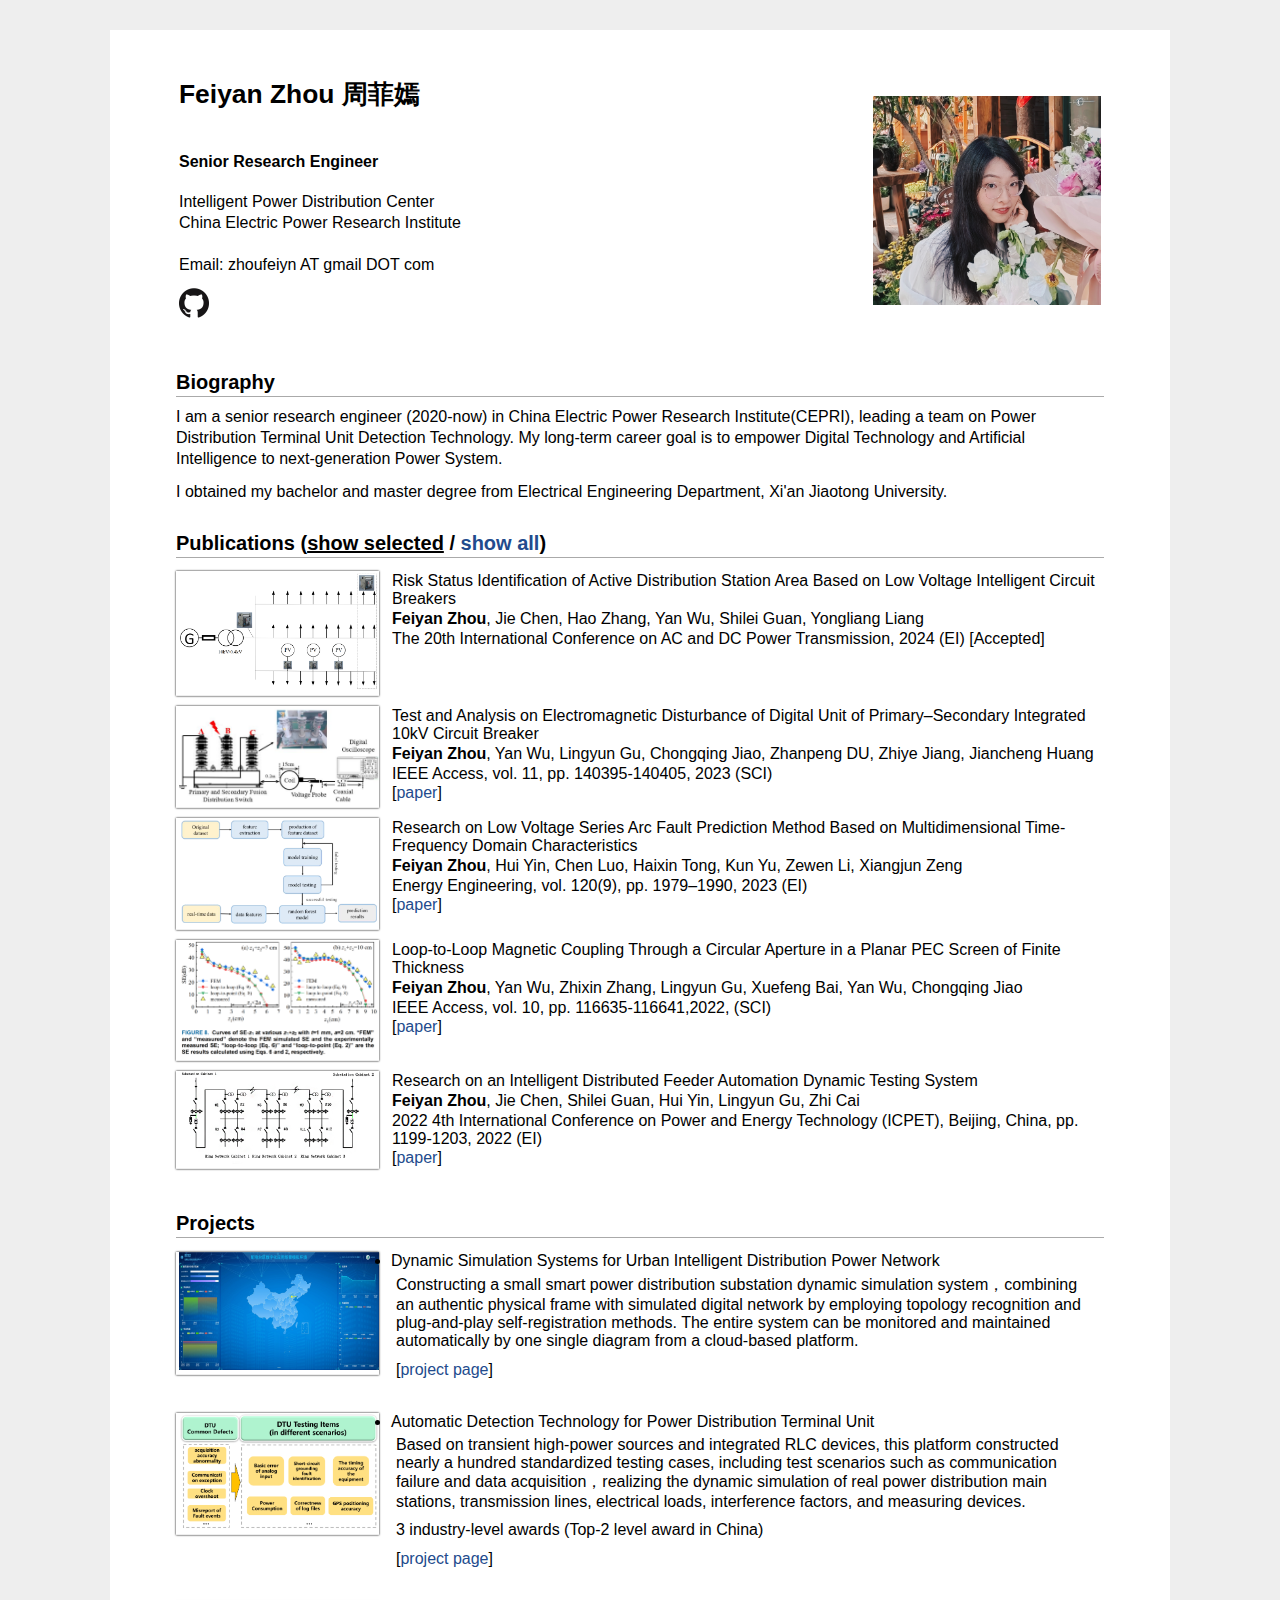
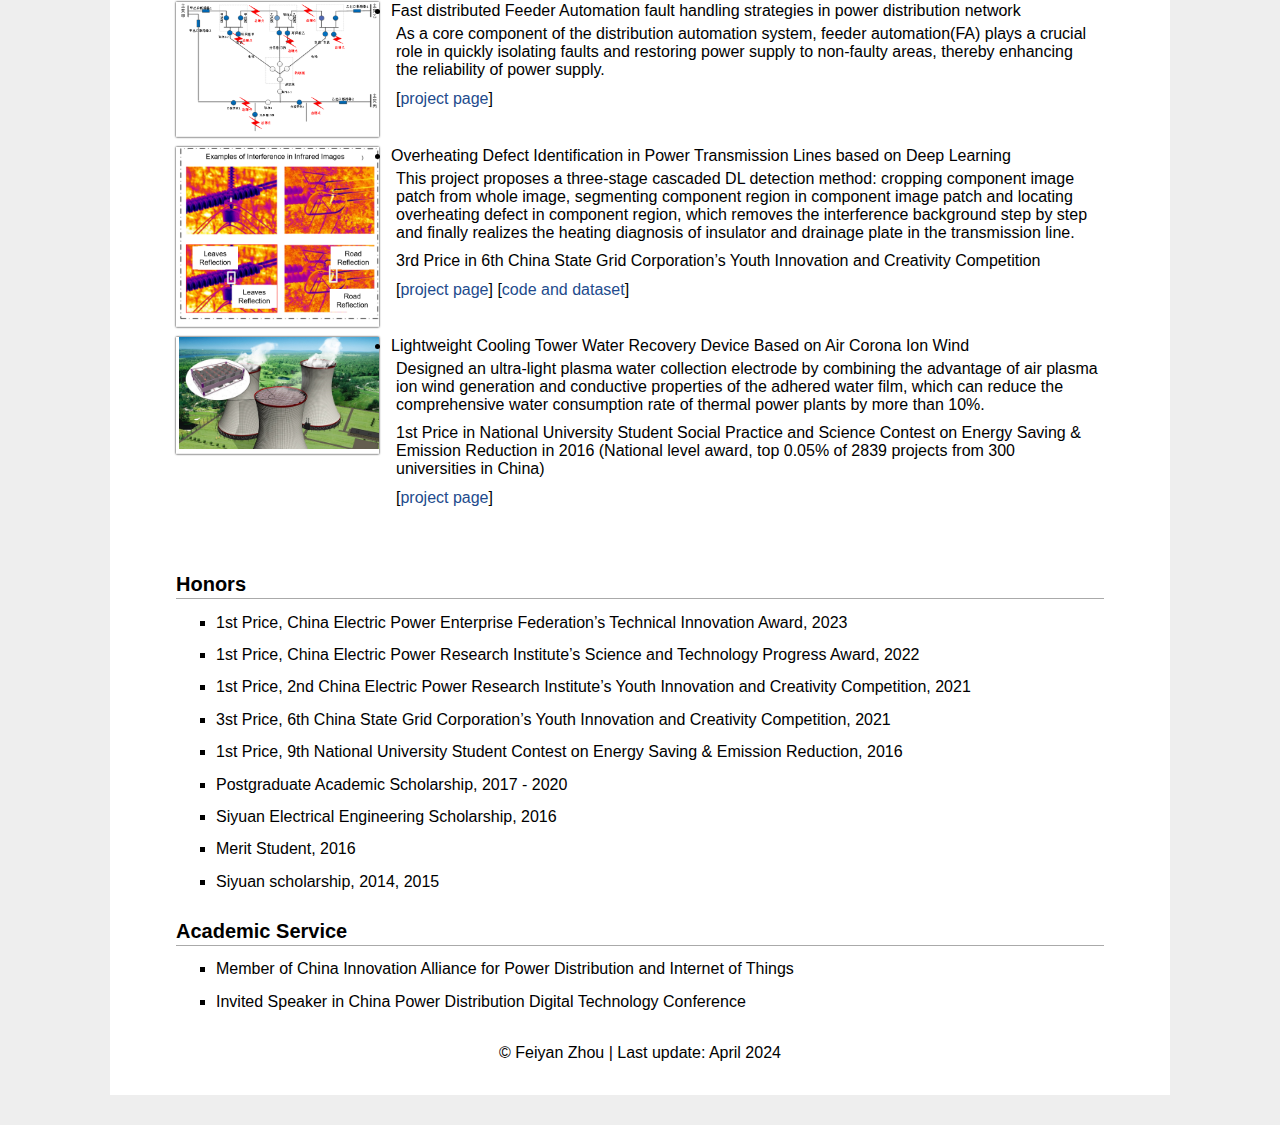
<file: index.html>
<!doctype html>
<html>

<head>
<title>Feiyan Zhou</title>

<meta http-equiv="Content-Type" content="text/html;charset=utf-8" />
<meta name="keywords" content="Feiyan Zhou"> 
<meta name="description" content="Feiyan Zhou's home page">
<link rel="stylesheet" href="css/jemdoc.css" type="text/css" />
<!-- <link href="assets/css/bootstrap.min.css" rel="stylesheet" type="text/css"> -->
<!-- <link href="assets/css/bootstrap-responsive.min.css" rel="stylesheet" type="text/css"> -->

<script>
   function showPubs(id) {
  if (id == 0) {
    document.getElementById('pubs').innerHTML = document.getElementById('pubs_selected').innerHTML;
    document.getElementById('select0').style = 'text-decoration:underline;color:#000000';
    document.getElementById('select1').style = '';
  } else {
    document.getElementById('pubs').innerHTML = document.getElementById('pubs_by_topic').innerHTML;
    document.getElementById('select1').style = 'text-decoration:underline;color:#000000';
    document.getElementById('select0').style = '';
  }
}

</script>

</head>


<body>

<div id="layout-content" style="margin-top:25px">


<table>
	<tbody>
		<tr>
			<td width="75%">
				<div id="toptitle">
					<h1>Feiyan Zhou 周菲嫣<h1>
				</div>

                <h4>Senior Research Engineer</h4>

		<p>
                    Intelligent Power Distribution Center</br>
                    China Electric Power Research Institute </br>
					</br>
                    Email: zhoufeiyn AT gmail DOT com </br>
		</p>
		<p>
			<a href="https://github.com/zhoufeiyn"><img src="assets/logos/github_logo.png" height="30px"></a>&nbsp;&nbsp;
		</p>
			</td>

			</td>
			<td width="25%">
				<img src="assets/imgs/me.jpg" width="100%"/>
			</td>
		<tr>
	</tbody>
</table>


<h2>Biography</h2> 

<p>
I am a senior research engineer (2020-now) in China Electric Power Research Institute(CEPRI), leading a team on Power Distribution Terminal Unit Detection Technology. My long-term career goal is to empower Digital Technology and Artificial
Intelligence to next-generation Power System.
</p>
<p>
I obtained my bachelor and master degree from Electrical Engineering Department, Xi'an Jiaotong University. 
</p>




<p id="publications">
<h2>Publications
    (<a href="" id="select0" onclick="showPubs(0); return false;">show selected</a> /
     <a href="" id="select1" onclick="showPubs(1); return false;">show all</a>)
</h2>
</p>


<div id="pubs"></div>
<script id="pubs_selected">
    <div class="paper" style="clear:left;">
      <div class="pimg" style="float:left;margin-bottom:10px;padding-left:3px;border-bottom:solid 1px #EEE;box-shadow:0 0px 2px">
          <img src="assets/imgs/RSI_CB.png" width="200" >
      </div>
      <div class="ptitle" style="padding:1px;margin-left:215px;">
          Risk Status Identification of Active Distribution Station Area Based on Low Voltage Intelligent Circuit Breakers
      </div>
      <div class="pauthors" style="padding:1px;margin-left:215px;">
          <b>Feiyan Zhou</b>, Jie Chen, Hao Zhang, Yan Wu, Shilei Guan, Yongliang Liang
      </div>
      <div class="pvenue" style="padding:1px;margin-left:215px;">
          The 20th International Conference on AC and DC Power Transmission, 2024 (EI) [Accepted]
      </div>
    </div>


            
    <div class="paper" style="clear:left;">
      <div class="pimg" style="float:left;margin-bottom:10px;padding-left:3px;border-bottom:solid 1px #EEE;box-shadow:0 0px 2px">
          <img src="assets/imgs/TaA_EMC.png" width="200" >
      </div>
      <div class="ptitle" style="padding:1px;margin-left:215px;">
          Test and Analysis on Electromagnetic Disturbance of Digital Unit of Primary–Secondary Integrated 10kV Circuit Breaker
      </div>
      <div class="pauthors" style="padding:1px;margin-left:215px;">
          <b>Feiyan Zhou</b>, Yan Wu, Lingyun Gu, Chongqing Jiao, Zhanpeng DU, Zhiye Jiang, Jiancheng Huang
      </div>
      <div class="pvenue" style="padding:1px;margin-left:215px;">
          IEEE Access, vol. 11, pp. 140395-140405, 2023 (SCI)
          <p>
          [<a href="https://ieeexplore.ieee.org/document/10341224" target="_blank" rel="noopener">paper</a>]
          </p>
      </div>
    </div>
           
           
    <div class="paper" style="clear:left;">
      <div class="pimg" style="float:left;margin-bottom:10px;padding-left:3px;border-bottom:solid 1px #EEE;box-shadow:0 0px 2px">
          <img src="assets/imgs/arc_pre.png" width="200" >
      </div>
      <div class="ptitle" style="padding:1px;margin-left:215px;">
          Research on Low Voltage Series Arc Fault Prediction Method Based on Multidimensional Time-Frequency Domain Characteristics
      </div>
      <div class="pauthors" style="padding:1px;margin-left:215px;">
          <b>Feiyan Zhou</b>, Hui Yin, Chen Luo, Haixin Tong, Kun Yu, Zewen Li, Xiangjun Zeng
      </div>
      <div class="pvenue" style="padding:1px;margin-left:215px;">
          Energy Engineering, vol. 120(9), pp. 1979–1990, 2023 (EI)
          <p>
          [<a href="https://www.techscience.com/energy/v120n9/53715" target="_blank" rel="noopener">paper</a>]
          </p>
      </div>
    </div>
            
           
    <div class="paper" style="clear:left;">
      <div class="pimg" style="float:left;margin-bottom:10px;padding-left:3px;border-bottom:solid 1px #EEE;box-shadow:0 0px 2px">
          <img src="assets/imgs/loop.png" width="200" >
      </div>
      <div class="ptitle" style="padding:1px;margin-left:215px;">
          Loop-to-Loop Magnetic Coupling Through a Circular Aperture in a Planar PEC Screen of Finite Thickness
      </div>
      <div class="pauthors" style="padding:1px;margin-left:215px;">
          <b>Feiyan Zhou</b>, Yan Wu, Zhixin Zhang, Lingyun Gu, Xuefeng Bai, Yan Wu, Chongqing Jiao 
      </div>
      <div class="pvenue" style="padding:1px;margin-left:215px;">
          IEEE Access, vol. 10, pp. 116635-116641,2022, (SCI)
          <p>
          [<a href="https://ieeexplore.ieee.org/document/9938967" target="_blank" rel="noopener">paper</a>]
          </p>
      </div>
    </div>



    <div class="paper" style="clear:left;">
      <div class="pimg" style="float:left;margin-bottom:10px;padding-left:3px;border-bottom:solid 1px #EEE;box-shadow:0 0px 2px">
          <img src="assets/imgs/FA_platform.jpg" width="200" >
      </div>
      <div class="ptitle" style="padding:1px;margin-left:215px;">
          Research on an Intelligent Distributed Feeder Automation Dynamic Testing System
      </div>
      <div class="pauthors" style="padding:1px;margin-left:215px;">
          <b>Feiyan Zhou</b>, Jie Chen, Shilei Guan, Hui Yin, Lingyun Gu, Zhi Cai
      </div>
      <div class="pvenue" style="padding:1px;margin-left:215px;">
          2022 4th International Conference on Power and Energy Technology (ICPET), Beijing, China, pp. 1199-1203, 2022 (EI)
          <p>
          [<a href="https://ieeexplore.ieee.org/document/9918282" target="_blank" rel="noopener">paper</a>]
          </p>
      </div>
    </div>



</script>

<script id="pubs_by_topic">
<h3>2024:</h3>
<ul>
    <li>
        Risk Status Identification of Active Distribution Station Area Based on Low Voltage Intelligent Circuit Breakers</br>
        <b>Feiyan Zhou</b>, Jie Chen, Hao Zhang, Yan Wu, Shilei Guan, Yongliang Liang</br>
        The 20th International Conference on AC and DC Power Transmission, 2024 (EI) (Accepted)</br>
        <p></p>
    </li>
</ul>

<h3>2023:</h3>
<ul>
    <li>
        Test and Analysis on Electromagnetic Disturbance of Digital Unit of Primary–Secondary Integrated 10kV Circuit Breaker</br>
        <b>Feiyan Zhou</b>,  Yan Wu, Lingyun Gu, Chongqing Jiao, Zhanpeng DU, Zhiye Jiang, Jiancheng Huang</br>
        IEEE Access, vol. 11, pp. 140395-140405, 2023 (SCI) </br>
        [<a href="https://ieeexplore.ieee.org/document/10341224">link</a>]     
        <p></p>
    </li>
							       
    <li>
        Research on Low Voltage Series Arc Fault Prediction Method Based on Multidimensional Time-Frequency Domain Characteristics</br>
        <b>Feiyan Zhou</b>, Hui Yin, Chen Luo, Haixin Tong, Kun Yu, Zewen Li, Xiangjun Zeng </br>
        Energy Engineering, vol. 120(9), pp. 1979–1990, 2023 (EI) </br>
        [<a href="https://www.techscience.com/energy/v120n9/53715">link</a>]
        <p></p>
    </li>					
</ul>
							       
<h3>2022:</h3>
<ul>
    <li>
        Loop-to-Loop Magnetic Coupling Through a Circular Aperture in a Planar PEC Screen of Finite Thickness</br>
        <b>Feiyan Zhou</b>, Yan Wu, Zhixin Zhang, Lingyun Gu, Xuefeng Bai, Yan Wu, Chongqing Jiao </br>
        IEEE Access, vol. 10, pp. 116635-116641,2022, (SCI) </br>
        [<a href="https://ieeexplore.ieee.org/document/9938967">link</a>]
        <p></p>
    </li>
							       
    <li>
        Research on an Intelligent Distributed Feeder Automation Dynamic Testing System</br>
        <b>Feiyan Zhou</b>, Jie Chen, Shilei Guan, Hui Yin, Lingyun Gu, Zhi Cai</br>
        2022 4th International Conference on Power and Energy Technology (ICPET), Beijing, China, pp. 1199-1203, 2022 (EI)</br>
        [<a href="https://ieeexplore.ieee.org/document/9918282">link</a>]</br>
        <p></p>
    </li>

    <li>
        Evaluation Index and Evaluation Method of Three-Phase Imbalance Treatment Effect Based on Commutation</br>
        Jie Chen, <b>Feiyan Zhou</b>, Lingyun Gu, Hui Yin, Li Zhang, Chaofei Gao </br>
        IEEE Access, vol. 10, pp. 116635-116641,2022, (SCI) </br>
        [<a href="https://ieeexplore.ieee.org/document/9900342">link</a>]
        <p></p>
    </li>
							       
    <li>
        Overview of Digitalized Application Scenario of Low Voltage Distribution System Based on Intelligent Terminal</br>
        Jie Chen, <b>Feiyan Zhou</b>,, Jichuan Zhang, Weidong Hu, Jianjie Chen, Zhi Cai</br>
        2022 4th International Conference on Power and Energy Technology (ICPET), Beijing, China, pp. 387-394, 2022 (EI)</br>
        [<a href="https://ieeexplore.ieee.org/document/9918494">link</a>]
        <p></p>
    </li>
							    						  							       
</ul>

         
<h3>2021:</h3>
<ul>
    <li>
        Research on Grid Integration of Wind Power Generation with Power Quality Control Functions</br>
        Hui Yin, <b>Feiyan Zhou</b>,Lingyun Gu, Jie Chen</br>
        2021 4th International Conference on Energy, Electrical and Power Engineering (CEEPE), Chongqing, China, pp. 523-528, 2021 (EI)</br>
        [<a href="https://ieeexplore.ieee.org/document/9475810">link</a>]
        <p></p>
    </li>
    <li>
        A Consistency Management Mechanism for Distribution Automation Terminal Program Versions Based on DNA Identification Codes</br>
        Jie Chen, Shilei Guan, Hui Yin, Lingyun Gu, <b>Feiyan Zhou</b></br>
        Power Grid Technology, vol. 45(10), pp .4189-4193, 2021 (EI)</br>
        [<a href="https://navi.cnki.net/knavi/journals/DWJS/detail?uniplatform=NZKPT&index=1">link</a>]
        <p></p>
    </li>
</ul>

<h3>Before 2020:</h3>
<ul>
    <li>
        Method for Identifying Overheating Defects in Transmission Line Infrared Images Based on Deep Learning</br>
        <b>Feiyan Zhou</b>, Liangcheng Jun, Qiang Ren, Qiaogen Zhang,Xuandong Liu</br>
        China Electrical Engineering Society High Voltage Professional Committee 2019th Academic Annual Meeting, 2019</br>
        <p></p>
    </li>

    <li>
        The Discharge Characteristics of a SF6 Gas Gap Ignited by Capillary Discharge Ejected Plasma</br>
        <b>Feiyan Zhou</b>, Xi Shen, Shanhong Liu, Qiaogen Zhang, Xuandong Liu</br>
        China Electrical Engineering Society High Voltage Professional Committee 2017th Academic Annual Meeting, 2017</br>
        <p></p>
    </li>
</ul>

</script>

<script>showPubs(0);</script>
<script>var scroll = new SmoothScroll('a[href*="#"]', {speed: 1000});</script>



<h2>Projects</h2>
<div id="pros"></div>
    <div class="paper" style="clear:left;">
      <div class="pimg" style="float:left;margin-bottom:10px;padding-left:3px;border-bottom:solid 1px #EEE;box-shadow:0 0px 2px">
          <img src="assets/imgs/master_station.jpg" width="200" >
      </div>
      <div class="ptitle" style="padding:-5px;margin-left:215px;">
        <li>  Dynamic Simulation Systems for Urban Intelligent Distribution Power Network </li>
      </div>
      <div class="ptitle" style="padding:5px;margin-left:215px;">
        Constructing a small smart power distribution substation dynamic simulation system，combining an authentic physical frame with simulated
	      digital network by employing topology recognition and plug-and-play self-registration methods. The entire system can be monitored
	      and maintained automatically by one single diagram from a cloud-based platform.
      </div>
      <div class="pvenue" style="padding:5px;margin-left:215px;">
        <p>
        [<a href="master_station/index.html" target="_blank" rel="noopener">project page</a>]
        </p>
      </div>
    </div>


    <div class="paper" style="clear:left;">
        <div class="pimg" style="float:left;margin-bottom:10px;padding-left:3px;border-bottom:solid 1px #EEE;box-shadow:0 0px 2px">
            <img src="assets/imgs/Test_Sce.png" width="200" >
        </div>
        <div class="ptitle" style="padding:-5px;margin-left:215px;">
         <li> Automatic Detection Technology for Power Distribution Terminal Unit </li>
        </div>
        <div class="ptitle" style="padding:5px;margin-left:215px;">
        Based on transient high-power sources and integrated RLC devices, this platform constructed nearly a hundred standardized testing cases, including test scenarios such as communication failure and data
		acquisition，realizing the dynamic simulation of real power distribution main stations, transmission lines, electrical
		loads, interference factors, and measuring devices.    
        </div>
	<div class="ptitle" style="padding:5px;margin-left:215px;">
          3 industry-level awards (Top-2 level award in China)
        </div>
        <div class="pvenue" style="padding:5px;margin-left:215px;">
          <p>
          [<a href="test_sce/index.html" target="_blank" rel="noopener">project page</a>]
          </p>
        </div>
      </div>

    <div class="paper" style="clear:left;">
        <div class="pimg" style="float:left;margin-bottom:10px;padding-left:3px;border-bottom:solid 1px #EEE;box-shadow:0 0px 2px">
            <img src="assets/imgs/FA.png" width="200" >
        </div>
        <div class="ptitle" style="padding:-5px;margin-left:215px;">
            <li>Fast distributed Feeder Automation fault handling strategies in power distribution network
        </div>
	<div class="ptitle" style="padding:5px;margin-left:215px;">
            As a core component of the distribution automation system, feeder automation(FA) plays a crucial role in quickly
		isolating faults and restoring power supply to non-faulty areas, thereby enhancing the reliability of power supply.
        </div>
        <div class="pvenue" style="padding:5px;margin-left:215px;">
          <p>
          [<a href="fa/index.html" target="_blank" rel="noopener">project page</a>]
          </p>
        </div>
      </div>

    <div class="paper" style="clear:left;">
        <div class="pimg" style="float:left;margin-bottom:10px;padding-left:3px;border-bottom:solid 1px #EEE;box-shadow:0 0px 2px">
            <img src="assets/imgs/infrared_img.png" width="200" >
        </div>
        <div class="ptitle" style="padding:-5px;margin-left:215px;">
            <li>Overheating Defect Identification in Power Transmission Lines based on Deep Learning</li>
        </div>
	<div class="ptitle" style="padding:5px;margin-left:215px;">
           This project proposes a three-stage cascaded DL detection method: cropping component image patch from whole image, segmenting
		component region in component image patch and locating overheating defect in component region, which removes the 
		interference background step by step and finally realizes the heating diagnosis of insulator and drainage plate 
		in the transmission line.
        </div>
	<div class="ptitle" style="padding:5px;margin-left:215px;">
           3rd Price in 6th China State Grid Corporation’s Youth Innovation and Creativity Competition
        </div>
        <div class="pvenue" style="padding:5px;margin-left:215px;">
          <p>
          [<a href="infrared/index.html" target="_blank" rel="noopener">project page</a>]
          [<a href="https://github.com/zhoufeiyn/OverheatDL" target="_blank" rel="noopener">code and dataset</a>]
          </p>
        </div>
      </div>

    <div class="paper" style="clear:left;">
        <div class="pimg" style="float:left;margin-bottom:10px;padding-left:3px;border-bottom:solid 1px #EEE;box-shadow:0 0px 2px">
            <img src="assets/imgs/water_reco.jpg" width="200" >
        </div>
        <div class="ptitle" style="padding:-5px;margin-left:215px;">
            <li>Lightweight Cooling Tower Water Recovery Device Based on Air Corona Ion Wind</li>
        </div>
	<div class="ptitle" style="padding:5px;margin-left:215px;">
           Designed an ultra-light plasma water collection electrode by combining the advantage of air plasma ion wind generation and
		conductive properties of the adhered water film, which can reduce the comprehensive water consumption rate of thermal
		power plants by more than 10%.
        </div>
	<div class="ptitle" style="padding:5px;margin-left:215px;">
           1st Price in National University Student Social Practice and Science Contest on Energy Saving & Emission
Reduction in 2016 (National level award, top 0.05% of 2839 projects from 300 universities in China)
        </div>
        <div class="pvenue" style="padding:5px;margin-left:215px;">
          <p>
          [<a href="water_reco/index.html" target="_blank" rel="noopener">project page</a>]
          </p>
        </div>
      </div>
</br>

						
<h2>Honors</h2>

<ul>
    <li>
        1st Price, China Electric Power Enterprise Federation’s Technical Innovation Award, 2023
    </li>
    <li>
        1st Price, China Electric Power Research Institute’s Science and Technology Progress Award, 2022
    </li>
    <li>
        1st Price, 2nd China Electric Power Research Institute’s Youth Innovation and Creativity Competition, 2021
    </li>
    <li>
        3st Price, 6th China State Grid Corporation’s Youth Innovation and Creativity Competition, 2021
    </li>
    <li>
        1st Price, 9th National University Student Contest on Energy Saving & Emission Reduction, 2016
    </li>
    <li>
        Postgraduate Academic Scholarship, 2017 - 2020
    </li>
    <li>
        Siyuan Electrical Engineering Scholarship, 2016
    </li>
    <li>
        Merit Student, 2016
    </li>
    <li>
        Siyuan scholarship, 2014, 2015
    </li>
</ul>


<h2>Academic Service</h2>

<ul>
    <li>
        Member of China Innovation Alliance for Power Distribution and Internet of Things </br>
    </li>
    <li>
        Invited Speaker in China Power Distribution Digital Technology Conference </br>
    </li>
</ul>

</br>
<table width="100%"> 
	<tr> 
		<td align="center">&copy; Feiyan Zhou | Last update: April 2024</td>
	</tr> 
</table>

</div>


</body>

</html>
</file>
<file: css/jemdoc.css>
/* Default css file for jemdoc. */

table#tlayout {
    border: none;
    border-collapse: separate;
    background: white;
}
/*
body {
	background: white;
	padding-bottom: 8px;
	margin: 0;
}
*/
html {
  background-color: #eeeeee; 
}

body { 
  font-family: Georgia, Helvetica, Arial, Verdana, san-serif, Times;
  color: #000;
  background-color: #ffffff; 
  text-align:left; /* for IE */
  margin-top: 30px; 
  margin-bottom: 30px;
  margin-left: auto;
  margin-right: auto;
  padding-left:  50px;
  padding-right: 50px;
  padding-top: 10px;
  padding-bottom: 30px;
  max-width: 960px;
}

#layout-menu {
	background: #f6f6f6;
	border: 1px solid #dddddd;
	padding-top: 0.5em;
	padding-left: 8px;
	padding-right: 8px;
	font-size: 1.0em;
	width: auto;
	white-space: nowrap;
    text-align: left;
    vertical-align: top;
}

#layout-menu td {
	background: #f4f4f4;
    vertical-align: top;
}

#layout-content {
	padding-top: 0.0em;
	padding-left: 1.0em;
	padding-right: 1.0em;
    border: none;
    background: white;
    text-align: left;
    vertical-align: top;
}

#layout-menu a {
	line-height: 1.5em;
	margin-left: 0.5em;
}

tt {
    background: #ffffdd;
}

pre, tt {
	font-size: 90%;
	font-family: monaco, monospace;
}

a, a > tt {
	color: #224b8d;
	text-decoration: none;
}

a:hover {
	border-bottom: 1px gray dotted;
}

#layout-menu a.current:link, #layout-menu a.current:visited {
	color: #022b6d;
	border-bottom: 1px gray solid;
}
#layout-menu a:link, #layout-menu a:visited, #layout-menu a:hover {
	color: #527bbd;
	text-decoration: none;
}
#layout-menu a:hover {
	text-decoration: none;
}

div.menu-category {
	border-bottom: 1px solid gray;
	margin-top: 0.8em;
	padding-top: 0.2em;
	padding-bottom: 0.1em;
	font-weight: bold;
}

div.menu-item {
	padding-left: 16px;
	text-indent: -16px;
}

div#toptitle {
	padding-bottom: 0.2em;
	margin-bottom: 1.5em;
	/*border-bottom: 3px double gray;*/
}

/* Reduce space if we begin the page with a title. */
div#toptitle + h2, div#toptitle + h3 {
	margin-top: 0em;
}

div#subtitle {
	margin-top: 0.0em;
	margin-bottom: 0.0em;
	padding-top: 0em;
	padding-bottom: 0.1em;
}

em {
	font-style: italic;
}

strong {
	font-weight: bold;
}


h1, h2, h3 {
	color: #000000;
	margin-top: 0.7em;
	margin-bottom: 0.5em;
	padding-bottom: 0.2em;
	line-height: 1.0;
	padding-top: 0.5em;
	border-bottom: 1px solid #aaaaaa;
}

h1 {
	font-size: 165%;
	padding-bottom: 0.3em;
}

h2 {
	padding-top: 0.8em;
	font-size: 125%;
}

h2 + h3 {
    padding-top: 0.2em;
}

h3 {
	font-size: 110%;
	border-bottom: none;
}

p {
	margin-top: 0.0em;
	margin-bottom: 0.8em;
	padding: 0;
	line-height: 1.3;
}

pre {
	padding: 0;
	margin: 0;
}

div#footer {
	font-size: small;
	border-top: 1px solid #c0c0c0;
	padding-top: 0.1em;
	margin-top: 4.0em;
	color: #c0c0c0;
}

div#footer a {
	color: #80a0b0;
}

div#footer-text {
	float: left;
	padding-bottom: 8px;
}

ul, ol, dl {
	margin-top: 0.2em;
	padding-top: 0;
	margin-bottom: 0.8em;
}

dt {
	margin-top: 0.5em;
	margin-bottom: 0;
}

dl {
	margin-left: 20px;
}

dd {
	color: #222222;
}

dd > *:first-child {
	margin-top: 0;
}

ul {
	list-style-position: outside;
	list-style-type: square;
}

p + ul, p + ol {
	margin-top: -0.5em;
}

li {
	margin-top:0.9em;
}

ol {
	list-style-position: outside;
	list-style-type: decimal;
}

li p, dd p {
	margin-bottom: 0.3em;
}


ol ol {
	list-style-type: lower-alpha;
}

ol ol ol {
	list-style-type: lower-roman;
}

p + div.codeblock {
	margin-top: -0.6em;
}

div.codeblock, div.infoblock {
	margin-right: 0%;
	margin-top: 1.2em;
	margin-bottom: 1.3em;
}

div.blocktitle {
	font-weight: bold;
	color: #cd7b62;
	margin-top: 1.2em;
	margin-bottom: 0.1em;
}

div.blockcontent {
	border: 1px solid silver;
	padding: 0.3em 0.5em;
}

div.infoblock > div.blockcontent {
	background: #ffffee;
}

div.blockcontent p + ul, div.blockcontent p + ol {
	margin-top: 0.4em;
}

div.infoblock p {
	margin-bottom: 0em;
}

div.infoblock li p, div.infoblock dd p {
	margin-bottom: 0.5em;
}

div.infoblock p + p {
	margin-top: 0.8em;
}

div.codeblock > div.blockcontent {
	background: #f6f6f6;
}

span.pycommand {
	color: #000070;
}

span.statement {
	color: #008800;
}
span.builtin {
	color: #000088;
}
span.special {
	color: #990000;
}
span.operator {
	color: #880000;
}
span.error {
	color: #aa0000;
}
span.comment, span.comment > *, span.string, span.string > * {
	color: #606060;
}

@media print {
	#layout-menu { display: none; }
}

#fwtitle {
	margin: 2px;
}

#fwtitle #toptitle {
	padding-left: 0.5em;
	margin-bottom: 0.5em;
}

#layout-content h1:first-child, #layout-content h2:first-child, #layout-content h3:first-child {
	margin-top: -0.7em;
}

div#toptitle h1, #layout-content div#toptitle h1 {
	margin-bottom: 0.0em;
	padding-bottom: 0.1em;
	padding-top: 0;
	margin-top: 0.5em;
	border-bottom: none;
}

img.eq {
	padding: 0;
	padding-left: 0.1em;
	padding-right: 0.1em;
	margin: 0;
}

img.eqwl {
	padding-left: 2em;
	padding-top: 0.6em;
	padding-bottom: 0.2em;
	margin: 0;
}

table + table {
    margin-top: 1em;
}

tr.heading {
    font-weight: bold;
    border-bottom: 2px solid black;
}

img {
    border: none;
}

table.imgtable, table.imgtable td {
    border: none;
    text-align: left;
}
</file>
